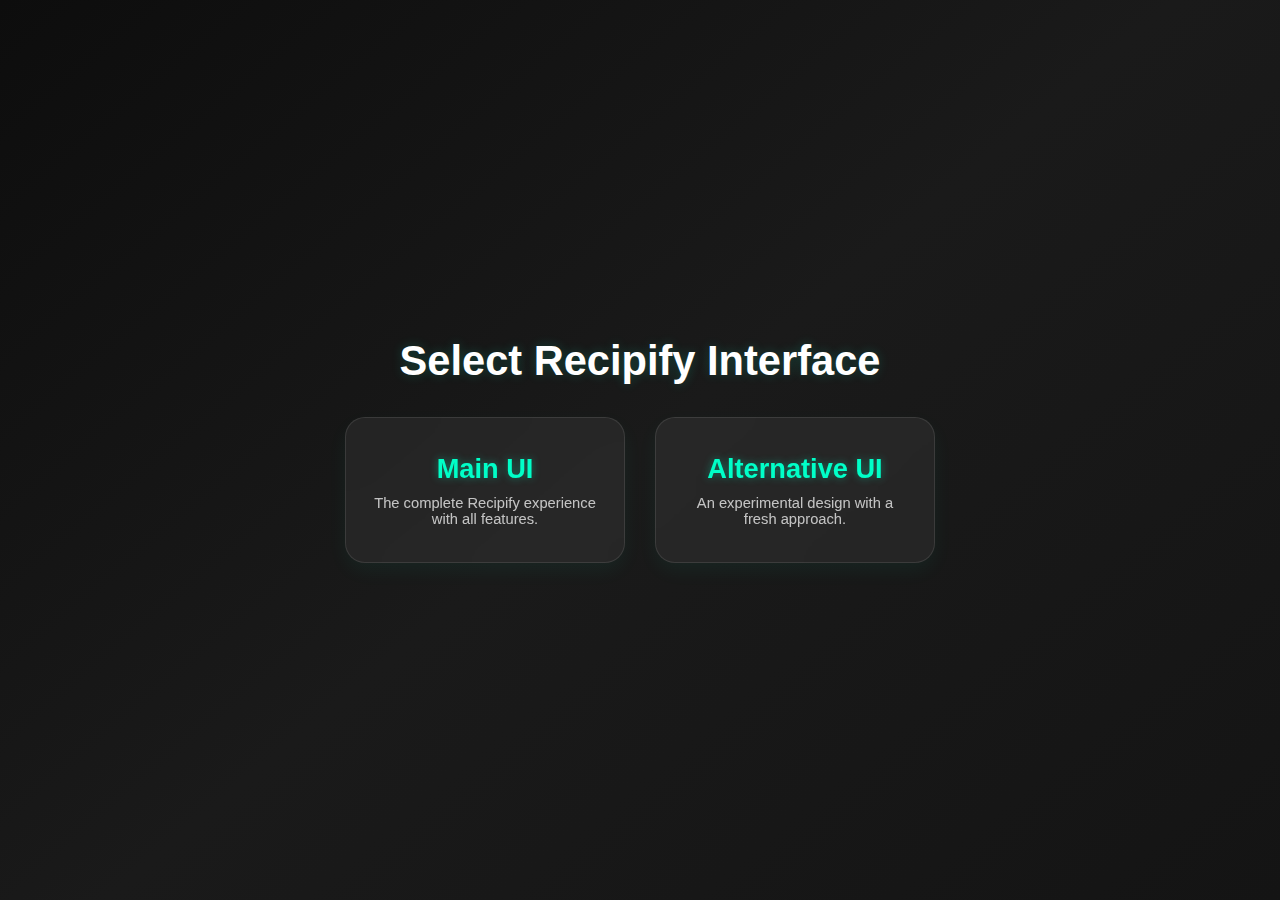
<file: index.html>
<!DOCTYPE html>
<html lang="en">
<head>
  <meta charset="UTF-8">
  <meta name="viewport" content="width=device-width, initial-scale=1.0">
  <link rel="icon" href="./frontend-main/images/logo-w.png">
  <title>Recipify – Choose UI Version</title>

  <style>
    * {
      margin: 0;
      padding: 0;
      box-sizing: border-box;
      font-family: 'Inter', sans-serif;
    }

    body {
      min-height: 100vh;
      display: flex;
      justify-content: center;
      align-items: center;
      background: linear-gradient(140deg, #0d0d0d, #1a1a1a, #141414);
      color: #fff;
      padding: 20px;
    }

    .container {
      text-align: center;
      width: 100%;
      max-width: 800px;
    }

    h1 {
      font-size: 2.6rem;
      margin-bottom: 2rem;
      color: #ffffff;
      text-shadow: 0 0 12px rgba(0, 255, 200, 0.2);
    }

    .cards {
      display: flex;
      justify-content: center;
      flex-wrap: wrap;
      gap: 30px;
    }

    .card {
      background: rgba(255, 255, 255, 0.06);
      backdrop-filter: blur(15px);
      padding: 35px 25px;
      width: 280px;
      border-radius: 20px;
      border: 1px solid rgba(255, 255, 255, 0.1);
      cursor: pointer;
      text-decoration: none;
      transition: all 0.3s ease;
      color: white;

      /* subtle glow */
      box-shadow: 0 8px 20px rgba(0, 255, 200, 0.05);
    }

    .card:hover {
      transform: translateY(-8px) scale(1.03);
      box-shadow: 0 15px 35px rgba(0, 255, 200, 0.15);
      border-color: rgba(0, 255, 200, 0.4);
    }

    .card h2 {
      font-size: 1.7rem;
      margin-bottom: 10px;
      color: #00ffc8;
      text-shadow: 0 0 8px rgba(0, 255, 200, 0.4);
    }

    .card p {
      font-size: 0.92rem;
      opacity: 0.85;
      color: #e0e0e0;
    }
  </style>
</head>

<body>

  <div class="container">
    <h1>Select Recipify Interface</h1>

    <div class="cards">

      <!-- Main UI -->
      <a href="frontend-main/" class="card" target="_blank" rel="noopener">
        <h2>Main UI</h2>
        <p>The complete Recipify experience with all features.</p>
      </a>

      <!-- Alternative UI -->
      <a href="frontend-alt/" class="card" target="_blank" rel="noopener">
        <h2>Alternative UI</h2>
        <p>An experimental design with a fresh approach.</p>
      </a>

    </div>
  </div>

</body>
</html>
</file>
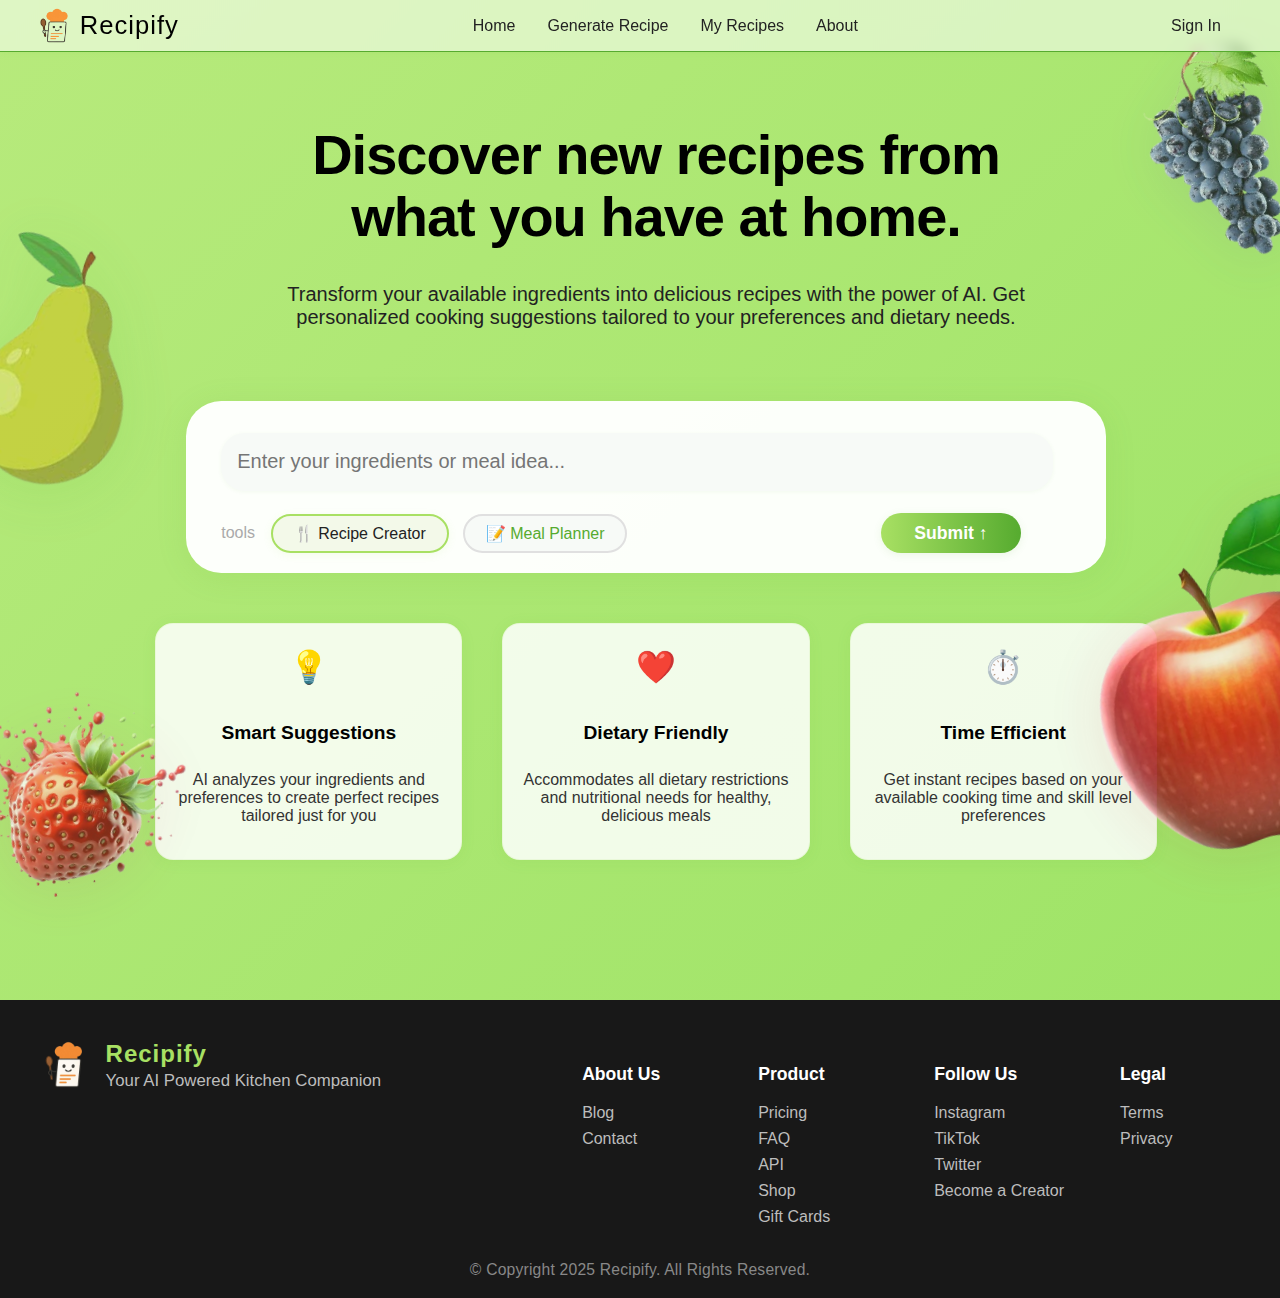
<file: frontend-main/index.html>
<!DOCTYPE html>
<html lang="en">
<head>
  <meta charset="UTF-8">
  <meta name="viewport" content="width=device-width, initial-scale=1.0">
  <title>Recipify - AI Recipe Generator</title>
  <link rel="stylesheet" href="styles/style.css">
  <link rel="stylesheet" href="styles/main.css">
  <link rel="icon" href="images/logo-w.png" type="image/x-icon">
</head>
<body>
  <header class="header">
    <div class="header__container">
      <div class="header__logo">
        <img src="images/logo.png" alt="Recipify Logo" class="header__logo-img" />
        Recipify
      </div>
      <nav class="header__nav">
        <a href="index.html" class="header__link">Home</a>
        <a href="chat.html" class="header__link">Generate Recipe</a>
        <a href="my-recipes.html" class="header__link">My Recipes</a>
        <a href="#about" class="header__link">About</a>
      </nav>
      <div class="header__signin">
        <a href="#" class="header__signin-btn">Sign In</a>
      </div>
    </div>
  </header>

  <main class="main-content">
    <section class="hero">
      <h1 class="hero__title">Discover new recipes from what you have at home.</h1>
      <p class="hero__subtitle">Transform your available ingredients into delicious recipes with the power of AI. Get personalized cooking suggestions tailored to your preferences and dietary needs.</p>
      <form class="recipe-form" id="recipe-form">
        <input type="text" class="recipe-input" id="ingredient-input" placeholder="Enter your ingredients or meal idea..." />
        <div class="recipe-form__bottom">
          <span class="tools-label">tools</span>
          <button type="button" class="tool-btn tool-btn--active">🍴 Recipe Creator</button>
          <button type="button" class="tool-btn">📝 Meal Planner</button>
          <button type="submit" id="submit-btn" class="submit-btn">Submit &uarr;</button>
        </div>
      </form>
    </section>

    <section class="features">
      <div class="feature-card">
        <div class="feature-card__icon">💡</div>
        <h3 class="feature-card__title">Smart Suggestions</h3>
        <p class="feature-card__desc">AI analyzes your ingredients and preferences to create perfect recipes tailored just for you</p>
      </div>
      <div class="feature-card">
        <div class="feature-card__icon">❤️</div>
        <h3 class="feature-card__title">Dietary Friendly</h3>
        <p class="feature-card__desc">Accommodates all dietary restrictions and nutritional needs for healthy, delicious meals</p>
      </div>
      <div class="feature-card">
        <div class="feature-card__icon">⏱️</div>
        <h3 class="feature-card__title">Time Efficient</h3>
        <p class="feature-card__desc">Get instant recipes based on your available cooking time and skill level preferences</p>
      </div>
    </section>
  </main>

  <footer class="footer" id="about">
    <div class="footer__container">
      <div class="footer__brand">
        <img src="images/logo-w.png" alt="Recipify Logo" class="footer__logo" />
        <div>
          <span class="footer__brand-title">Recipify</span>
          <p class="footer__tagline">Your AI Powered Kitchen Companion</p>
        </div>
      </div>
      <div class="footer__links">
        <div class="footer__col">
          <h4>About Us</h4>
          <a href="#">Blog</a>
          <a href="#">Contact</a>
        </div>
        <div class="footer__col">
          <h4>Product</h4>
          <a href="#">Pricing</a>
          <a href="#">FAQ</a>
          <a href="#">API</a>
          <a href="#">Shop</a>
          <a href="#">Gift Cards</a>
        </div>
        <div class="footer__col">
          <h4>Follow Us</h4>
          <a href="#">Instagram</a>
          <a href="#">TikTok</a>
          <a href="#">Twitter</a>
          <a href="#">Become a Creator</a>
        </div>
        <div class="footer__col">
          <h4>Legal</h4>
          <a href="#">Terms</a>
          <a href="#">Privacy</a>
        </div>
      </div>
    </div>
    <div class="footer__copyright">
      &copy; Copyright 2025 Recipify. All Rights Reserved.
    </div>
  </footer>

  <img src="images/pear.png" alt="Green Pear" class="pear-bg" />
  <img src="images/apple.png" alt="Red Apple" class="apple-bg" />
  <img src="images/grapes.png" alt="Grapes" class="grapes-bg" />
  <img src="images/strawberry.png" alt="Strawberry" class="strawberry-bg" />

  <script src="scripts/home.js"></script>
</body>
</html>
</file>
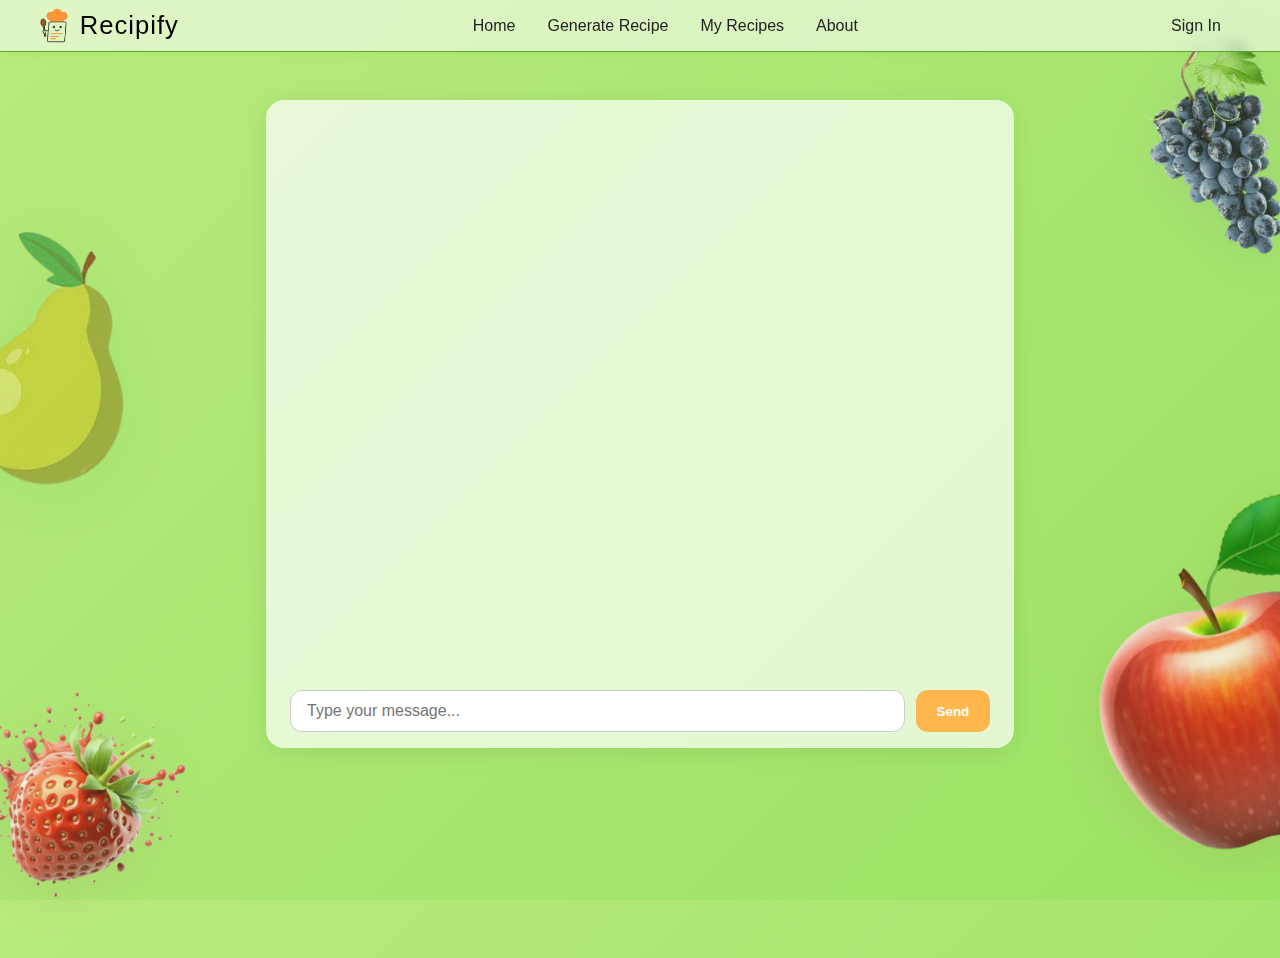
<file: chat.html>
<!DOCTYPE html>
<html lang="en">
<head>
  <meta charset="UTF-8">
  <meta name="viewport" content="width=device-width, initial-scale=1.0">
  <title>Recipe Chat - Recipify</title>
  <link rel="stylesheet" href="styles/style.css">
  <link rel="stylesheet" href="styles/main.css">
  <link rel="stylesheet" href="styles/chat.css">
</head>
<body>
  <header class="header">
    <div class="header__container">
      <div class="header__logo">
        <img src="images/logo.png" alt="Recipify Logo" class="header__logo-img" />
        Recipify
      </div>
      <nav class="header__nav">
        <a href="index.html" class="header__link">Home</a>
        <a href="chat.html" class="header__link">Generate Recipe</a>
        <a href="my-recipes.html" class="header__link">My Recipes</a>
        <a href="index.html#about" class="header__link">About</a>
      </nav>
      <div class="header__signin">
        <a href="#" class="header__signin-btn">Sign In</a>
      </div>
    </div>
  </header>

  <div class="chat-container">
    <div class="chat-messages" id="chatMessages">
      <!-- Messages will be inserted here -->
    </div>
    <form class="chat-input-row" id="chatForm">
      <input type="text" class="chat-input" id="chatInput" placeholder="Type your message..." autocomplete="off" />
      <button type="submit" class="chat-send-btn">Send</button>
    </form>
  </div>
  
  <img src="images/pear.png" alt="Green Pear" class="pear-bg" />
  <img src="images/apple.png" alt="Red Apple" class="apple-bg" />
  <img src="images/grapes.png" alt="Grapes" class="grapes-bg" />
  <img src="images/strawberry.png" alt="Strawberry" class="strawberry-bg" />

</body>
</html>
</file>
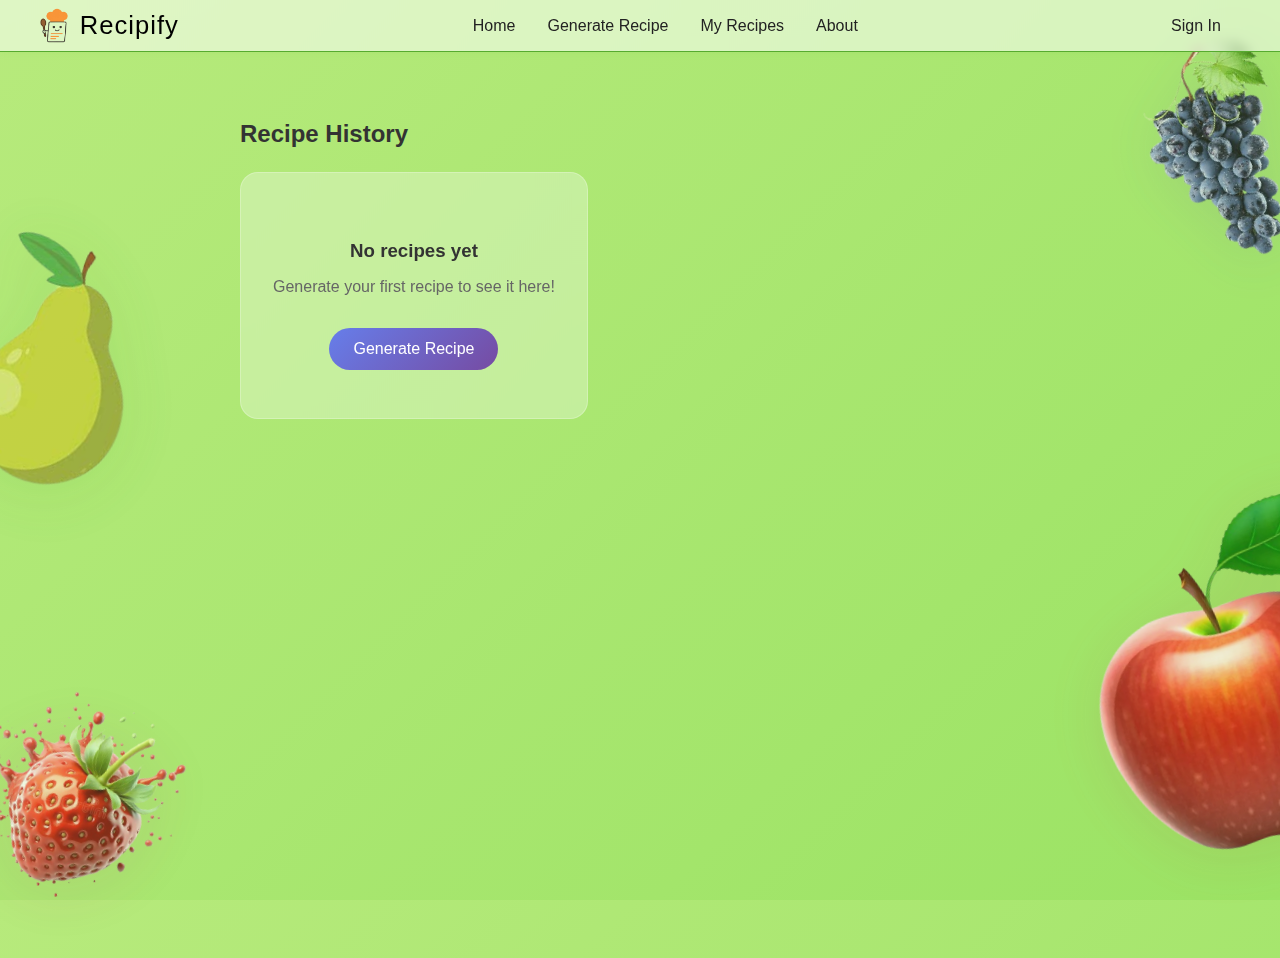
<file: my-recipes.html>
<!DOCTYPE html>
<html lang="en">
<head>
  <meta charset="UTF-8">
  <meta name="viewport" content="width=device-width, initial-scale=1.0">
  <title>My Recipies</title>
  <link rel="stylesheet" href="styles/style.css">
  <link rel="stylesheet" href="styles/my-recipes.css">
</head>
<body>
  <header class="header">
    <div class="header__container">
      <div class="header__logo">
        <img src="images/logo.png" alt="Recipify Logo" class="header__logo-img" />
        Recipify
      </div>
      <nav class="header__nav">
        <a href="index.html" class="header__link">Home</a>
        <a href="chat.html" class="header__link">Generate Recipe</a>
        <a href="my-recipes.html" class="header__link">My Recipes</a>
        <a href="index.html#about" class="header__link">About</a>
      </nav>
      <div class="header__signin">
        <a href="#" class="header__signin-btn">Sign In</a>
      </div>
    </div>
  </header>

  <main class="main-content">
    <!-- History Section Start -->
    <section id="history" class="history-section">
      <h2>Recipe History</h2>
      <div class="history-cards">
        <!-- Recipe cards will be loaded dynamically from localStorage -->
      </div>
    </section>
    <!-- History Section End -->
  </main>

  <img src="images/pear.png" alt="Green Pear" class="pear-bg" />
  <img src="images/apple.png" alt="Red Apple" class="apple-bg" />
  <img src="images/grapes.png" alt="Grapes" class="grapes-bg" />
  <img src="images/strawberry.png" alt="Strawberry" class="strawberry-bg" />

  <script src="scripts/my-recipes.js"></script>
</body>
</html>
</file>
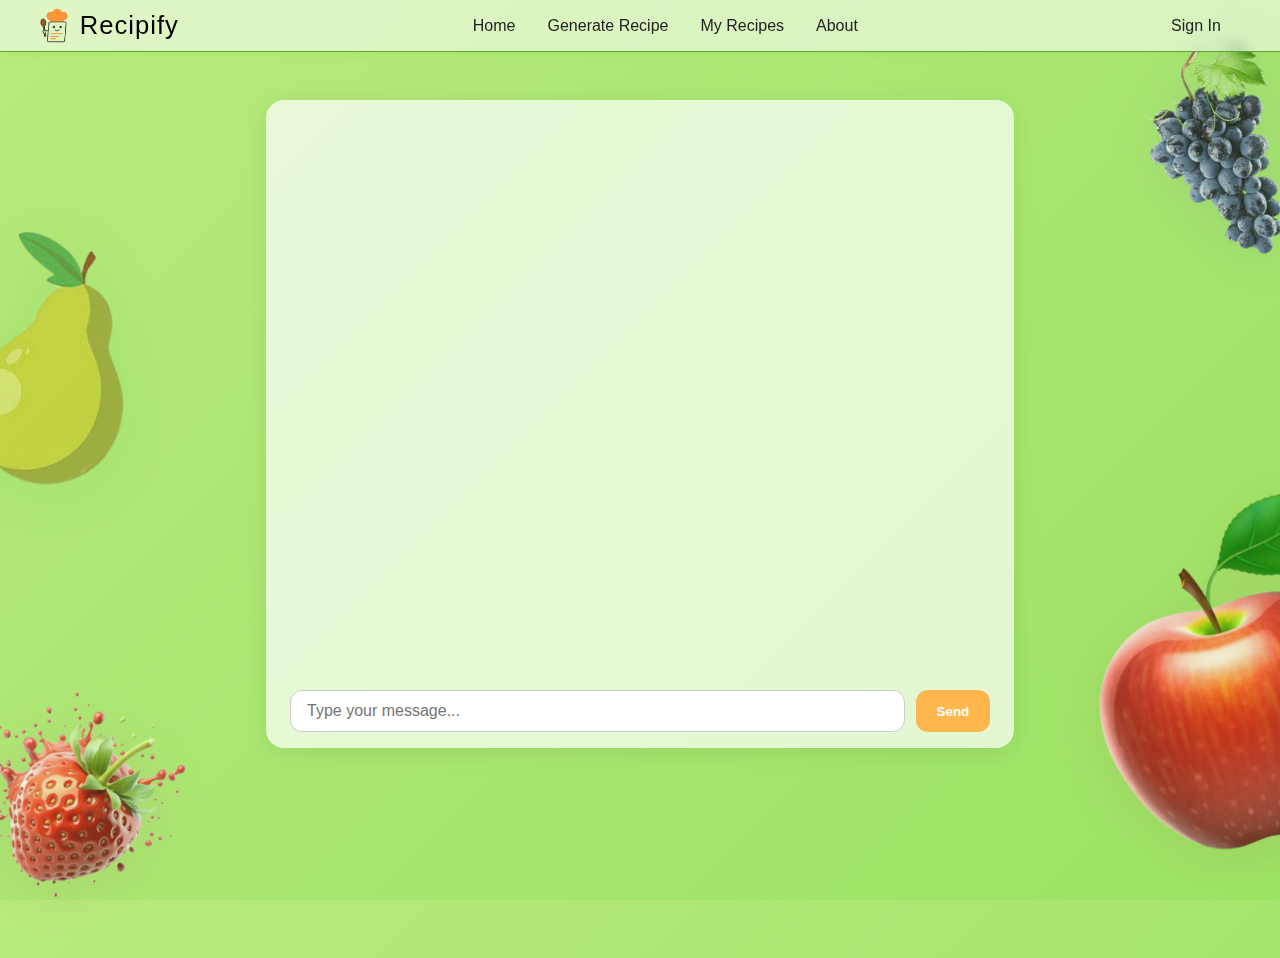
<file: frontend-main/chat.html>
<!DOCTYPE html>
<html lang="en">
<head>
  <meta charset="UTF-8">
  <meta name="viewport" content="width=device-width, initial-scale=1.0">
  <title>Recipe Chat - Recipify</title>
  <link rel="stylesheet" href="styles/style.css">
  <link rel="stylesheet" href="styles/main.css">
  <link rel="stylesheet" href="styles/chat.css">
</head>
<body>
  <header class="header">
    <div class="header__container">
      <div class="header__logo">
        <img src="images/logo.png" alt="Recipify Logo" class="header__logo-img" />
        Recipify
      </div>
      <nav class="header__nav">
        <a href="index.html" class="header__link">Home</a>
        <a href="chat.html" class="header__link">Generate Recipe</a>
        <a href="my-recipes.html" class="header__link">My Recipes</a>
        <a href="index.html#about" class="header__link">About</a>
      </nav>
      <div class="header__signin">
        <a href="#" class="header__signin-btn">Sign In</a>
      </div>
    </div>
  </header>

  <div class="chat-container">
    <div class="chat-messages" id="chatMessages">
      <!-- Messages will be inserted here -->
    </div>
    <form class="chat-input-row" id="chatForm">
      <input type="text" class="chat-input" id="chatInput" placeholder="Type your message..." autocomplete="off" />
      <button type="submit" class="chat-send-btn">Send</button>
    </form>
  </div>
  
  <img src="images/pear.png" alt="Green Pear" class="pear-bg" />
  <img src="images/apple.png" alt="Red Apple" class="apple-bg" />
  <img src="images/grapes.png" alt="Grapes" class="grapes-bg" />
  <img src="images/strawberry.png" alt="Strawberry" class="strawberry-bg" />

  <script src="scripts/chat.js?v=1"></script>
</body>
</html>
</file>
<file: frontend-main/styles/style.css>
html {
  scroll-behavior: smooth;
}

body {
  min-height: 100vh;
  margin: 0;
  padding: 0;
  font-family: 'Inter', Arial, sans-serif;
  background: linear-gradient(135deg, #b7ea7c, #9be364);
}

/* Header Styles */
.header {
  width: 100%;
  background: rgba(255, 255, 255, 0.55); /* more transparent */
  border-bottom: 1.5px solid #56ab2f;
  box-shadow: 0 2px 8px 0 rgba(86, 171, 47, 0.05);
  padding: 0.5rem 0;
  position: sticky;
  top: 0;
  z-index: 100;
  backdrop-filter: blur(6px);
}

.header__container {
  max-width: 1200px;
  margin: 0 auto;
  display: flex;
  align-items: center;
  justify-content: space-between;
  padding: 0 2rem;
}

.header__logo {
  font-size: 1.6rem;
  font-weight: 500;
  letter-spacing: 1px;
  display: flex;
  align-items: center;
  gap: 0.6rem;
}

.header__logo-img {
  height: 2.2rem;
  width: auto;
  display: block;
}

.header__nav {
  display: flex;
  gap: 2rem;
  flex: 1;
  justify-content: center;
}

.header__link {
  text-decoration: none;
  color: #222;
  font-size: 1rem;
  font-weight: 400;
  position: relative;
  transition: color 0.2s;
}

.header__link::after {
  content: '';
  display: block;
  position: absolute;
  left: 0;
  bottom: -6px;
  width: 0;
  height: 2px;
  background: #56ab2f; /* changed to match site green */
  border-radius: 2px;
  transition: width 0.3s cubic-bezier(0.4,0,0.2,1);
}

.header__link:hover::after {
  width: 100%;
}

.header__signin {
  display: flex;
  align-items: center;
}

.header__signin-btn {
  text-decoration: none;
  color: #222;
  font-size: 1rem;
  font-weight: 400;
  padding: 0.4rem 1.2rem;
  border-radius: 4px;
  transition: background 0.2s, color 0.2s;
}

.header__signin-btn:hover {
  background: #222;
  color: #fff;
  border-color: #222;
}

/* Image styling */
.pear-bg {
  position: absolute;
  left: -120px; /* Move it half off-screen */
  top: 20%;
  width: 350px;
  height: auto;
  transform: rotate(18deg);
  opacity: 0.85;
  z-index: 1;
  pointer-events: none; /* So it doesn't block clicks */
  filter: drop-shadow(0 8px 32px rgba(86, 171, 47, 0.18));
  user-select: none;
}

@media (max-width: 700px) {
  .pear-bg {
    width: 180px;
    left: -60px;
    top: 10%;
    opacity: 0.6;
  }
}

.apple-bg {
  position: absolute;
  right: -120px; /* Move it half off-screen */
  top: 55%;
  width: 320px;
  height: auto;
  transform: rotate(-16deg);
  opacity: 0.85;
  z-index: 1;
  pointer-events: none;
  filter: drop-shadow(0 8px 32px rgba(171, 47, 47, 0.13));
  user-select: none;
}

@media (max-width: 700px) {
  .apple-bg {
    width: 150px;
    right: -50px;
    top: 70%;
    opacity: 0.6;
  }
}

.grapes-bg {
  position: absolute;
  right: -20px;
  top: 4%;
  transform: rotate(-24deg);
  width: 150px;
  height: auto;
  opacity: 0.82;
  z-index: 1;
  pointer-events: none;
  filter: drop-shadow(0 8px 32px rgba(86, 47, 171, 0.13));
  user-select: none;
}

@media (max-width: 700px) {
  .grapes-bg {
    width: 80px;
    right: -20px;
    top: 2%;
    opacity: 0.6;
  }
}

.strawberry-bg {
  position: absolute;
  left: -50px;
  bottom: -25px;
  transform: rotate(18deg);
  width: 250px;
  height: auto;
  opacity: 0.82;
  z-index: 1;
  pointer-events: none;
  filter: drop-shadow(0 8px 32px rgba(171, 47, 86, 0.13));
  user-select: none;
}

@media (max-width: 700px) {
  .strawberry-bg {
    width: 80px;
    left: -10px;
    bottom: 10px;
    opacity: 0.6;
  }
}

.footer {
  background: #181818;
  color: #eaeaea;
  padding: 2.5rem 0 1.2rem 0;
  margin-top: 3rem;
  font-family: 'Inter', Arial, sans-serif;
}

.footer__container {
  max-width: 1200px;
  margin: 0 auto;
  display: flex;
  flex-wrap: wrap;
  justify-content: space-between;
  align-items: flex-start;
  gap: 2.5rem;
  padding: 0 2rem;
}

.footer__brand {
  display: flex;
  align-items: flex-start;
  gap: 1.1rem;
  min-width: 220px;
}

.footer__logo {
  width: 48px;
  height: 48px;
  object-fit: contain;
}

.footer__brand-title {
  font-size: 1.5rem;
  font-weight: 700;
  color: #a8e063;
  letter-spacing: 1px;
  display: block;
}

.footer__tagline {
  font-size: 1.05rem;
  color: #bdbdbd;
  margin: 0.2rem 0 0.7rem 0;
  font-weight: 400;
}

.footer__links {
  display: flex;
  gap: 3.5rem;
  flex: 1;
  flex-wrap: wrap;
  justify-content: flex-end;
}

.footer__col {
  display: flex;
  flex-direction: column;
  gap: 0.5rem;
  min-width: 120px;
}

.footer__col h4 {
  color: #fff;
  font-size: 1.1rem;
  font-weight: 600;
  margin-bottom: 0.7rem;
}

.footer__col a {
  color: #bdbdbd;
  text-decoration: none;
  font-size: 1rem;
  transition: color 0.2s;
}

.footer__col a:hover {
  color: #a8e063;
}

.footer__copyright {
  text-align: center;
  color: #888;
  font-size: 0.98rem;
  margin-top: 2.2rem;
  letter-spacing: 0.2px;
}

@media (max-width: 900px) {
  .footer__container {
    flex-direction: column;
    align-items: flex-start;
    gap: 2rem;
    padding: 0 1rem;
  }
  .footer__links {
    justify-content: flex-start;
    gap: 2rem;
  }
}

@media (max-width: 600px) {
  .footer__container {
    padding: 0 0.5rem;
  }
  .footer__brand-title {
    font-size: 1.1rem;
  }
  .footer__logo {
    width: 36px;
    height: 36px;
  }
  .footer__links {
    gap: 1.2rem;
  }
  .footer__col h4 {
    font-size: 1rem;
  }
  .footer__col a {
    font-size: 0.95rem;
  }
}
</file>
<file: frontend-main/styles/main.css>
/***** Main Content *****/
.main-content {
  display: flex;
  flex-direction: column;
  align-items: center;
  justify-content: flex-start;
  min-height: 100vh;
  width: 100%;
  padding: 0 1rem;
}

.hero {
  margin-top: 4.5rem;
  text-align: center;
  max-width: 800px;
}

.hero__title {
  font-size: 3.5rem;
  font-weight: 800;
  margin: 0 0 2.2rem 0;
  line-height: 1.1;
  letter-spacing: -1px;
}

.hero__subtitle {
  font-size: 1.25rem;
  font-weight: 400;
  color: #222;
  margin-bottom: 4.5rem;
  margin-top: 0.5rem;
}

.features {
  display: flex;
  gap: 2.5rem;
  justify-content: center;
  align-items: stretch;
  width: 100%;
  max-width: 1100px;
  margin-bottom: 2rem;
  flex-wrap: wrap;
}

.feature-card {
  background: rgba(255,255,255,0.85);
  border-radius: 18px;
  box-shadow: 0 2px 16px 0 rgba(86, 171, 47, 0.07);
  padding: 1.5rem 1.1rem 1.1rem 1.1rem;
  flex: 1 1 210px;
  min-width: 210px;
  max-width: 270px;
  display: flex;
  flex-direction: column;
  align-items: center;
  transition: transform 0.18s, box-shadow 0.18s;
  border: 1.5px solid rgba(168, 224, 99, 0.13);
}

.feature-card:hover {
  transform: translateY(-6px) scale(1.03);
  box-shadow: 0 6px 24px 0 rgba(86, 171, 47, 0.13);
}

.feature-card__icon {
  font-size: 2rem;
  margin-bottom: 1.1rem;
}

.feature-card__title {
  font-size: 1.2rem;
  font-weight: 700;
  margin-bottom: 0.7rem;
  text-align: center;
}

.feature-card__desc {
  font-size: 1rem;
  color: #333;
  text-align: center;
}

@media (max-width: 900px) {
  .features {
    flex-direction: column;
    align-items: center;
    gap: 1.5rem;
  }
  .feature-card {
    max-width: 100%;
    width: 100%;
  }
}

.recipe-form {
  background: rgba(255,255,255,0.97);
  border-radius: 2.2rem;
  box-shadow: 0 4px 32px 0 rgba(86, 171, 47, 0.10);
  padding: 2rem 5.3rem 1.2rem 2.2rem;
  max-width: 1300px;
  width: 100%;
  margin-left: calc((100% - 940px) / 2); /* aligns with .features max-width: 1100px */
  margin-right: 0;
  margin-bottom: 50px;
  display: flex;
  flex-direction: column;
  align-items: stretch;
  gap: 0.7rem;
}

.recipe-input {
  border: none;
  outline: none;
  font-size: 1.25rem;
  padding: 1.1rem 1rem;
  border-radius: 1.5rem;
  background: #f7faf7;
  color: #222;
  margin-bottom: 0.7rem;
  box-shadow: 0 1px 4px 0 rgba(86, 171, 47, 0.06);
  width: 100%;
  transition: box-shadow 0.2s;
}

.recipe-input:focus {
  box-shadow: 0 2px 8px 0 rgba(86, 171, 47, 0.13);
}

.recipe-form__bottom {
  display: flex;
  align-items: center;
  gap: 0.7rem;
  flex-wrap: wrap;
}

.tools-label {
  color: #aaa;
  font-size: 1rem;
  margin-right: 0.3rem;
}

.tool-btn {
  border: 2px solid #e0e0e0;
  background: #f7faf7;
  color: #56ab2f;
  font-size: 1rem;
  font-weight: 500;
  border-radius: 2rem;
  padding: 0.5rem 1.3rem;
  margin-right: 0.2rem;
  cursor: pointer;
  transition: background 0.18s, border 0.18s, color 0.18s;
  outline: none;
}

.tool-btn--active {
  background: #f3f9e9;
  border: 2px solid #a8e063;
  color: #222;
  box-shadow: 0 2px 8px 0 rgba(168, 224, 99, 0.10);
}

.tool-btn:hover {
  background: #eafbe2;
  border: 2px solid #a8e063;
  color: #222;
}

.submit-btn {
  margin-left: auto;
  background: #b4ec51;
  background: linear-gradient(90deg, #a8e063 0%, #56ab2f 100%);
  color: #fff;
  font-size: 1.1rem;
  font-weight: 600;
  border: none;
  border-radius: 2rem;
  padding: 0.6rem 2.1rem;
  cursor: pointer;
  box-shadow: 0 2px 8px 0 rgba(86, 171, 47, 0.10);
  transition: background 0.78s, box-shadow 0.78s, transform 0.73s;
  outline: none;
  display: flex;
  align-items: center;
}

.submit-btn:hover {
  background: linear-gradient(90deg, #56ab2f 0%, #a8e063 100%);
  box-shadow: 0 4px 16px 0 rgba(86, 171, 47, 0.18);
  transform: translateY(-2px) scale(1.04);
}

@media (max-width: 700px) {
  .recipe-form {
    padding: 1.2rem 0.7rem 0.7rem 0.7rem;
  }
  .recipe-input {
    font-size: 1rem;
    padding: 0.8rem 1rem;
  }
  .submit-btn {
    padding: 0.5rem 1.2rem;
    font-size: 1rem;
  }
}

@media (max-width: 1100px) {
  .recipe-form {
    margin-left: 1%;
    width: 98%;
    max-width: 100%;
  }
}
</file>
<file: styles/style.css>
html {
  scroll-behavior: smooth;
}

body {
  min-height: 100vh;
  margin: 0;
  padding: 0;
  font-family: 'Inter', Arial, sans-serif;
  background: linear-gradient(135deg, #b7ea7c, #9be364);
}

/* Header Styles */
.header {
  width: 100%;
  background: rgba(255, 255, 255, 0.55); /* more transparent */
  border-bottom: 1.5px solid #56ab2f;
  box-shadow: 0 2px 8px 0 rgba(86, 171, 47, 0.05);
  padding: 0.5rem 0;
  position: sticky;
  top: 0;
  z-index: 100;
  backdrop-filter: blur(6px);
}

.header__container {
  max-width: 1200px;
  margin: 0 auto;
  display: flex;
  align-items: center;
  justify-content: space-between;
  padding: 0 2rem;
}

.header__logo {
  font-size: 1.6rem;
  font-weight: 500;
  letter-spacing: 1px;
  display: flex;
  align-items: center;
  gap: 0.6rem;
}

.header__logo-img {
  height: 2.2rem;
  width: auto;
  display: block;
}

.header__nav {
  display: flex;
  gap: 2rem;
  flex: 1;
  justify-content: center;
}

.header__link {
  text-decoration: none;
  color: #222;
  font-size: 1rem;
  font-weight: 400;
  position: relative;
  transition: color 0.2s;
}

.header__link::after {
  content: '';
  display: block;
  position: absolute;
  left: 0;
  bottom: -6px;
  width: 0;
  height: 2px;
  background: #56ab2f; /* changed to match site green */
  border-radius: 2px;
  transition: width 0.3s cubic-bezier(0.4,0,0.2,1);
}

.header__link:hover::after {
  width: 100%;
}

.header__signin {
  display: flex;
  align-items: center;
}

.header__signin-btn {
  text-decoration: none;
  color: #222;
  font-size: 1rem;
  font-weight: 400;
  padding: 0.4rem 1.2rem;
  border-radius: 4px;
  transition: background 0.2s, color 0.2s;
}

.header__signin-btn:hover {
  background: #222;
  color: #fff;
  border-color: #222;
}

/* Image styling */
.pear-bg {
  position: absolute;
  left: -120px; /* Move it half off-screen */
  top: 20%;
  width: 350px;
  height: auto;
  transform: rotate(18deg);
  opacity: 0.85;
  z-index: 1;
  pointer-events: none; /* So it doesn't block clicks */
  filter: drop-shadow(0 8px 32px rgba(86, 171, 47, 0.18));
  user-select: none;
}

@media (max-width: 700px) {
  .pear-bg {
    width: 180px;
    left: -60px;
    top: 10%;
    opacity: 0.6;
  }
}

.apple-bg {
  position: absolute;
  right: -120px; /* Move it half off-screen */
  top: 55%;
  width: 320px;
  height: auto;
  transform: rotate(-16deg);
  opacity: 0.85;
  z-index: 1;
  pointer-events: none;
  filter: drop-shadow(0 8px 32px rgba(171, 47, 47, 0.13));
  user-select: none;
}

@media (max-width: 700px) {
  .apple-bg {
    width: 150px;
    right: -50px;
    top: 70%;
    opacity: 0.6;
  }
}

.grapes-bg {
  position: absolute;
  right: -20px;
  top: 4%;
  transform: rotate(-24deg);
  width: 150px;
  height: auto;
  opacity: 0.82;
  z-index: 1;
  pointer-events: none;
  filter: drop-shadow(0 8px 32px rgba(86, 47, 171, 0.13));
  user-select: none;
}

@media (max-width: 700px) {
  .grapes-bg {
    width: 80px;
    right: -20px;
    top: 2%;
    opacity: 0.6;
  }
}

.strawberry-bg {
  position: absolute;
  left: -50px;
  bottom: -25px;
  transform: rotate(18deg);
  width: 250px;
  height: auto;
  opacity: 0.82;
  z-index: 1;
  pointer-events: none;
  filter: drop-shadow(0 8px 32px rgba(171, 47, 86, 0.13));
  user-select: none;
}

@media (max-width: 700px) {
  .strawberry-bg {
    width: 80px;
    left: -10px;
    bottom: 10px;
    opacity: 0.6;
  }
}

.footer {
  background: #181818;
  color: #eaeaea;
  padding: 2.5rem 0 1.2rem 0;
  margin-top: 3rem;
  font-family: 'Inter', Arial, sans-serif;
}

.footer__container {
  max-width: 1200px;
  margin: 0 auto;
  display: flex;
  flex-wrap: wrap;
  justify-content: space-between;
  align-items: flex-start;
  gap: 2.5rem;
  padding: 0 2rem;
}

.footer__brand {
  display: flex;
  align-items: flex-start;
  gap: 1.1rem;
  min-width: 220px;
}

.footer__logo {
  width: 48px;
  height: 48px;
  object-fit: contain;
}

.footer__brand-title {
  font-size: 1.5rem;
  font-weight: 700;
  color: #a8e063;
  letter-spacing: 1px;
  display: block;
}

.footer__tagline {
  font-size: 1.05rem;
  color: #bdbdbd;
  margin: 0.2rem 0 0.7rem 0;
  font-weight: 400;
}

.footer__links {
  display: flex;
  gap: 3.5rem;
  flex: 1;
  flex-wrap: wrap;
  justify-content: flex-end;
}

.footer__col {
  display: flex;
  flex-direction: column;
  gap: 0.5rem;
  min-width: 120px;
}

.footer__col h4 {
  color: #fff;
  font-size: 1.1rem;
  font-weight: 600;
  margin-bottom: 0.7rem;
}

.footer__col a {
  color: #bdbdbd;
  text-decoration: none;
  font-size: 1rem;
  transition: color 0.2s;
}

.footer__col a:hover {
  color: #a8e063;
}

.footer__copyright {
  text-align: center;
  color: #888;
  font-size: 0.98rem;
  margin-top: 2.2rem;
  letter-spacing: 0.2px;
}

@media (max-width: 900px) {
  .footer__container {
    flex-direction: column;
    align-items: flex-start;
    gap: 2rem;
    padding: 0 1rem;
  }
  .footer__links {
    justify-content: flex-start;
    gap: 2rem;
  }
}

@media (max-width: 600px) {
  .footer__container {
    padding: 0 0.5rem;
  }
  .footer__brand-title {
    font-size: 1.1rem;
  }
  .footer__logo {
    width: 36px;
    height: 36px;
  }
  .footer__links {
    gap: 1.2rem;
  }
  .footer__col h4 {
    font-size: 1rem;
  }
  .footer__col a {
    font-size: 0.95rem;
  }
}
</file>
<file: styles/main.css>
/***** Main Content *****/
.main-content {
  display: flex;
  flex-direction: column;
  align-items: center;
  justify-content: flex-start;
  min-height: 100vh;
  width: 100%;
  padding: 0 1rem;
}

.hero {
  margin-top: 4.5rem;
  text-align: center;
  max-width: 800px;
}

.hero__title {
  font-size: 3.5rem;
  font-weight: 800;
  margin: 0 0 2.2rem 0;
  line-height: 1.1;
  letter-spacing: -1px;
}

.hero__subtitle {
  font-size: 1.25rem;
  font-weight: 400;
  color: #222;
  margin-bottom: 4.5rem;
  margin-top: 0.5rem;
}

.features {
  display: flex;
  gap: 2.5rem;
  justify-content: center;
  align-items: stretch;
  width: 100%;
  max-width: 1100px;
  margin-bottom: 2rem;
  flex-wrap: wrap;
}

.feature-card {
  background: rgba(255,255,255,0.85);
  border-radius: 18px;
  box-shadow: 0 2px 16px 0 rgba(86, 171, 47, 0.07);
  padding: 1.5rem 1.1rem 1.1rem 1.1rem;
  flex: 1 1 210px;
  min-width: 210px;
  max-width: 270px;
  display: flex;
  flex-direction: column;
  align-items: center;
  transition: transform 0.18s, box-shadow 0.18s;
  border: 1.5px solid rgba(168, 224, 99, 0.13);
}

.feature-card:hover {
  transform: translateY(-6px) scale(1.03);
  box-shadow: 0 6px 24px 0 rgba(86, 171, 47, 0.13);
}

.feature-card__icon {
  font-size: 2rem;
  margin-bottom: 1.1rem;
}

.feature-card__title {
  font-size: 1.2rem;
  font-weight: 700;
  margin-bottom: 0.7rem;
  text-align: center;
}

.feature-card__desc {
  font-size: 1rem;
  color: #333;
  text-align: center;
}

@media (max-width: 900px) {
  .features {
    flex-direction: column;
    align-items: center;
    gap: 1.5rem;
  }
  .feature-card {
    max-width: 100%;
    width: 100%;
  }
}

.recipe-form {
  background: rgba(255,255,255,0.97);
  border-radius: 2.2rem;
  box-shadow: 0 4px 32px 0 rgba(86, 171, 47, 0.10);
  padding: 2rem 5.3rem 1.2rem 2.2rem;
  max-width: 1300px;
  width: 100%;
  margin-left: calc((100% - 940px) / 2); /* aligns with .features max-width: 1100px */
  margin-right: 0;
  margin-bottom: 50px;
  display: flex;
  flex-direction: column;
  align-items: stretch;
  gap: 0.7rem;
}

.recipe-input {
  border: none;
  outline: none;
  font-size: 1.25rem;
  padding: 1.1rem 1rem;
  border-radius: 1.5rem;
  background: #f7faf7;
  color: #222;
  margin-bottom: 0.7rem;
  box-shadow: 0 1px 4px 0 rgba(86, 171, 47, 0.06);
  width: 100%;
  transition: box-shadow 0.2s;
}

.recipe-input:focus {
  box-shadow: 0 2px 8px 0 rgba(86, 171, 47, 0.13);
}

.recipe-form__bottom {
  display: flex;
  align-items: center;
  gap: 0.7rem;
  flex-wrap: wrap;
}

.tools-label {
  color: #aaa;
  font-size: 1rem;
  margin-right: 0.3rem;
}

.tool-btn {
  border: 2px solid #e0e0e0;
  background: #f7faf7;
  color: #56ab2f;
  font-size: 1rem;
  font-weight: 500;
  border-radius: 2rem;
  padding: 0.5rem 1.3rem;
  margin-right: 0.2rem;
  cursor: pointer;
  transition: background 0.18s, border 0.18s, color 0.18s;
  outline: none;
}

.tool-btn--active {
  background: #f3f9e9;
  border: 2px solid #a8e063;
  color: #222;
  box-shadow: 0 2px 8px 0 rgba(168, 224, 99, 0.10);
}

.tool-btn:hover {
  background: #eafbe2;
  border: 2px solid #a8e063;
  color: #222;
}

.submit-btn {
  margin-left: auto;
  background: #b4ec51;
  background: linear-gradient(90deg, #a8e063 0%, #56ab2f 100%);
  color: #fff;
  font-size: 1.1rem;
  font-weight: 600;
  border: none;
  border-radius: 2rem;
  padding: 0.6rem 2.1rem;
  cursor: pointer;
  box-shadow: 0 2px 8px 0 rgba(86, 171, 47, 0.10);
  transition: background 0.78s, box-shadow 0.78s, transform 0.73s;
  outline: none;
  display: flex;
  align-items: center;
}

.submit-btn:hover {
  background: linear-gradient(90deg, #56ab2f 0%, #a8e063 100%);
  box-shadow: 0 4px 16px 0 rgba(86, 171, 47, 0.18);
  transform: translateY(-2px) scale(1.04);
}

@media (max-width: 700px) {
  .recipe-form {
    padding: 1.2rem 0.7rem 0.7rem 0.7rem;
  }
  .recipe-input {
    font-size: 1rem;
    padding: 0.8rem 1rem;
  }
  .submit-btn {
    padding: 0.5rem 1.2rem;
    font-size: 1rem;
  }
}

@media (max-width: 1100px) {
  .recipe-form {
    margin-left: 1%;
    width: 98%;
    max-width: 100%;
  }
}
</file>
<file: styles/chat.css>
.chat-container {
  max-width: 700px;
  margin: 3rem auto;
  background: rgba(255,255,255,0.7);
  border-radius: 18px;
  box-shadow: 0 4px 24px rgba(0,0,0,0.08);
  padding: 2rem 1.5rem 1rem 1.5rem;
  display: flex;
  flex-direction: column;
  height: 70vh;
  max-height: 600px;
}
.chat-messages {
  flex: 1;
  display: flex;
  flex-direction: column;
  gap: 1.2rem;
  margin-bottom: 1.5rem;
  overflow-y: auto;
  scroll-behavior: smooth;
  padding-right: 0.5rem;
}

/* Custom scrollbar styling */
.chat-messages::-webkit-scrollbar {
  width: 6px;
}

.chat-messages::-webkit-scrollbar-track {
  background: rgba(0, 0, 0, 0.05);
  border-radius: 3px;
}

.chat-messages::-webkit-scrollbar-thumb {
  background: rgba(0, 0, 0, 0.2);
  border-radius: 3px;
  transition: background 0.2s;
}

.chat-messages::-webkit-scrollbar-thumb:hover {
  background: rgba(0, 0, 0, 0.3);
}
.chat-message {
  display: flex;
  align-items: flex-start;
  gap: 0.7rem;
}
.chat-message.user .bubble {
  background: #e0f7fa;
  align-self: flex-end;
  color: #222;
}
.chat-message.ai .bubble {
  background: #fff3e0;
  color: #222;
}
.bubble {
  padding: 0.9rem 1.2rem;
  border-radius: 16px;
  max-width: 80%;
  box-shadow: 0 2px 8px rgba(0,0,0,0.04);
  font-size: 1rem;
  word-wrap: break-word;
  overflow-wrap: break-word;
}

/* Message styling improvements */
.message {
  margin-bottom: 0.5rem;
}

.message.ai .bubble {
  max-width: 85%;
  line-height: 1.5;
}

.message.user .bubble {
  max-width: 70%;
}

/* Loading animation */
.loading-dots {
  display: inline-flex;
  gap: 4px;
  margin-right: 8px;
}

.loading-dots span {
  width: 6px;
  height: 6px;
  border-radius: 50%;
  background: #666;
  animation: loading 1.4s infinite ease-in-out;
}

.loading-dots span:nth-child(1) { animation-delay: -0.32s; }
.loading-dots span:nth-child(2) { animation-delay: -0.16s; }

@keyframes loading {
  0%, 80%, 100% {
    transform: scale(0.8);
    opacity: 0.5;
  }
  40% {
    transform: scale(1);
    opacity: 1;
  }
}
.chat-input-row {
  display: flex;
  gap: 0.7rem;
  margin-top: auto;
}
.chat-input {
  flex: 1;
  padding: 0.7rem 1rem;
  border-radius: 12px;
  border: 1px solid #ccc;
  font-size: 1rem;
}
.chat-send-btn {
  padding: 0.7rem 1.3rem;
  border-radius: 12px;
  border: none;
  background: #ffb74d;
  color: #fff;
  font-weight: 600;
  cursor: pointer;
  transition: background 0.2s;
}
.chat-send-btn:hover {
  background: #ffa726;
}

/* Responsive design for mobile */
@media (max-width: 768px) {
  .chat-container {
    margin: 1rem;
    height: 80vh;
    max-height: none;
    padding: 1rem;
  }
  
  .chat-messages {
    gap: 1rem;
  }
  
  .bubble {
    max-width: 90%;
    font-size: 0.95rem;
    padding: 0.8rem 1rem;
  }
  
  .message.ai .bubble {
    max-width: 95%;
  }
  
  .message.user .bubble {
    max-width: 85%;
  }
  
  .chat-input-row {
    gap: 0.5rem;
  }
  
  .chat-input {
    padding: 0.6rem 0.8rem;
    font-size: 0.95rem;
  }
  
  .chat-send-btn {
    padding: 0.6rem 1rem;
    font-size: 0.95rem;
  }
}
</file>
<file: styles/my-recipes.css>
/* History Section Styles */
.history-section {
  margin: 2rem auto;
  max-width: 800px;
  padding: 1rem;
}

.history-section h2 {
  text-align: left;
  margin-bottom: 1.5rem;
  color: #333;
  font-weight: 600;
}

.history-cards {
  display: flex;
  gap: 2rem;
  justify-content: flex-start;
  flex-wrap: wrap;
}

.history-card {
  flex: 0 1 30%;
  max-width: 30%;
  min-width: 220px;
  background: rgba(255, 255, 255, 0.3);
  box-shadow: 0 4px 16px rgba(0,0,0,0.07);
  border-radius: 18px;
  padding: 1.5rem 2rem;
  backdrop-filter: blur(6px);
  border: 1px solid rgba(255,255,255,0.25);
  transition: box-shadow 0.2s;
  margin-bottom: 2rem;
}

.history-card:hover {
  box-shadow: 0 8px 24px rgba(0,0,0,0.12);
  cursor: pointer;
}

.history-card h3 {
  margin: 0 0 0.5rem 0;
  font-size: 1.1rem;
  color: #222;
}

.history-card p {
  margin: 0;
  color: #555;
  font-size: 0.95rem;
}

.recipe-ingredients {
  margin-top: 0.5rem !important;
  font-size: 0.85rem !important;
  color: #666 !important;
  font-style: italic;
}

/* Empty State Styles */
.empty-state {
  text-align: center;
  padding: 3rem 2rem;
  background: rgba(255, 255, 255, 0.3);
  border-radius: 18px;
  backdrop-filter: blur(6px);
  border: 1px solid rgba(255,255,255,0.25);
}

.empty-state h3 {
  color: #333;
  margin-bottom: 1rem;
}

.empty-state p {
  color: #666;
  margin-bottom: 2rem;
}

.generate-btn {
  display: inline-block;
  padding: 0.75rem 1.5rem;
  background: linear-gradient(135deg, #667eea 0%, #764ba2 100%);
  color: white;
  text-decoration: none;
  border-radius: 25px;
  font-weight: 500;
  transition: transform 0.2s;
}

.generate-btn:hover {
  transform: translateY(-2px);
}

/* Error State Styles */
.error-state {
  text-align: center;
  padding: 2rem;
  background: rgba(255, 255, 255, 0.3);
  border-radius: 18px;
  backdrop-filter: blur(6px);
  border: 1px solid rgba(255,255,255,0.25);
}

.error-state h3 {
  color: #d32f2f;
  margin-bottom: 1rem;
}

.error-state p {
  color: #666;
}

/* Modal Styles */
.recipe-modal {
  position: fixed;
  top: 0;
  left: 0;
  width: 100%;
  height: 100%;
  background: rgba(0, 0, 0, 0.5);
  display: flex;
  justify-content: center;
  align-items: center;
  z-index: 1000;
  backdrop-filter: blur(4px);
}

.modal-content {
  background: white;
  border-radius: 18px;
  max-width: 90%;
  max-height: 90%;
  width: 600px;
  display: flex;
  flex-direction: column;
  box-shadow: 0 20px 40px rgba(0,0,0,0.2);
}

.modal-header {
  display: flex;
  justify-content: space-between;
  align-items: center;
  padding: 1.5rem 2rem;
  border-bottom: 1px solid #eee;
}

.modal-header h2 {
  margin: 0;
  color: #333;
  font-size: 1.5rem;
}

.close-btn {
  background: none;
  border: none;
  font-size: 1.5rem;
  cursor: pointer;
  color: #666;
  padding: 0;
  width: 30px;
  height: 30px;
  display: flex;
  align-items: center;
  justify-content: center;
  border-radius: 50%;
  transition: background-color 0.2s;
}

.close-btn:hover {
  background-color: #f5f5f5;
}

.modal-body {
  padding: 2rem;
  overflow-y: auto;
  flex: 1;
}

.recipe-info {
  margin-bottom: 2rem;
  padding: 1rem;
  background: #f8f9fa;
  border-radius: 8px;
}

.recipe-info p {
  margin: 0.5rem 0;
  color: #555;
}

.recipe-content {
  line-height: 1.6;
  color: #333;
}

.recipe-content p {
  margin-bottom: 1rem;
}

.modal-footer {
  padding: 1.5rem 2rem;
  border-top: 1px solid #eee;
  display: flex;
  gap: 1rem;
  justify-content: flex-end;
}

.delete-btn, .close-modal-btn {
  padding: 0.75rem 1.5rem;
  border: none;
  border-radius: 8px;
  cursor: pointer;
  font-weight: 500;
  transition: all 0.2s;
}

.delete-btn {
  background: #d32f2f;
  color: white;
}

.delete-btn:hover {
  background: #b71c1c;
}

.close-modal-btn {
  background: #f5f5f5;
  color: #333;
}

.close-modal-btn:hover {
  background: #e0e0e0;
}

/* Responsive Design */
@media (max-width: 768px) {
  .modal-content {
    width: 95%;
    max-height: 95%;
  }
  
  .modal-header, .modal-body, .modal-footer {
    padding: 1rem;
  }
  
  .history-cards {
    gap: 1rem;
  }
  
  .history-card {
    flex: 0 1 100%;
    max-width: 100%;
    min-width: auto;
  }
}
</file>
<file: frontend-main/styles/chat.css>
.chat-container {
  max-width: 700px;
  margin: 3rem auto;
  background: rgba(255,255,255,0.7);
  border-radius: 18px;
  box-shadow: 0 4px 24px rgba(0,0,0,0.08);
  padding: 2rem 1.5rem 1rem 1.5rem;
  display: flex;
  flex-direction: column;
  height: 70vh;
  max-height: 600px;
}
.chat-messages {
  flex: 1;
  display: flex;
  flex-direction: column;
  gap: 1.2rem;
  margin-bottom: 1.5rem;
  overflow-y: auto;
  scroll-behavior: smooth;
  padding-right: 0.5rem;
}

/* Custom scrollbar styling */
.chat-messages::-webkit-scrollbar {
  width: 6px;
}

.chat-messages::-webkit-scrollbar-track {
  background: rgba(0, 0, 0, 0.05);
  border-radius: 3px;
}

.chat-messages::-webkit-scrollbar-thumb {
  background: rgba(0, 0, 0, 0.2);
  border-radius: 3px;
  transition: background 0.2s;
}

.chat-messages::-webkit-scrollbar-thumb:hover {
  background: rgba(0, 0, 0, 0.3);
}
.chat-message {
  display: flex;
  align-items: flex-start;
  gap: 0.7rem;
}
.chat-message.user .bubble {
  background: #e0f7fa;
  align-self: flex-end;
  color: #222;
}
.chat-message.ai .bubble {
  background: #fff3e0;
  color: #222;
}
.bubble {
  padding: 0.9rem 1.2rem;
  border-radius: 16px;
  max-width: 80%;
  box-shadow: 0 2px 8px rgba(0,0,0,0.04);
  font-size: 1rem;
  word-wrap: break-word;
  overflow-wrap: break-word;
}

/* Message styling improvements */
.message {
  margin-bottom: 0.5rem;
}

.message.ai .bubble {
  max-width: 85%;
  line-height: 1.5;
}

.message.user .bubble {
  max-width: 70%;
}

/* Loading animation */
.loading-dots {
  display: inline-flex;
  gap: 4px;
  margin-right: 8px;
}

.loading-dots span {
  width: 6px;
  height: 6px;
  border-radius: 50%;
  background: #666;
  animation: loading 1.4s infinite ease-in-out;
}

.loading-dots span:nth-child(1) { animation-delay: -0.32s; }
.loading-dots span:nth-child(2) { animation-delay: -0.16s; }

@keyframes loading {
  0%, 80%, 100% {
    transform: scale(0.8);
    opacity: 0.5;
  }
  40% {
    transform: scale(1);
    opacity: 1;
  }
}
.chat-input-row {
  display: flex;
  gap: 0.7rem;
  margin-top: auto;
}
.chat-input {
  flex: 1;
  padding: 0.7rem 1rem;
  border-radius: 12px;
  border: 1px solid #ccc;
  font-size: 1rem;
}
.chat-send-btn {
  padding: 0.7rem 1.3rem;
  border-radius: 12px;
  border: none;
  background: #ffb74d;
  color: #fff;
  font-weight: 600;
  cursor: pointer;
  transition: background 0.2s;
}
.chat-send-btn:hover {
  background: #ffa726;
}

/* Responsive design for mobile */
@media (max-width: 768px) {
  .chat-container {
    margin: 1rem;
    height: 80vh;
    max-height: none;
    padding: 1rem;
  }
  
  .chat-messages {
    gap: 1rem;
  }
  
  .bubble {
    max-width: 90%;
    font-size: 0.95rem;
    padding: 0.8rem 1rem;
  }
  
  .message.ai .bubble {
    max-width: 95%;
  }
  
  .message.user .bubble {
    max-width: 85%;
  }
  
  .chat-input-row {
    gap: 0.5rem;
  }
  
  .chat-input {
    padding: 0.6rem 0.8rem;
    font-size: 0.95rem;
  }
  
  .chat-send-btn {
    padding: 0.6rem 1rem;
    font-size: 0.95rem;
  }
}
</file>
